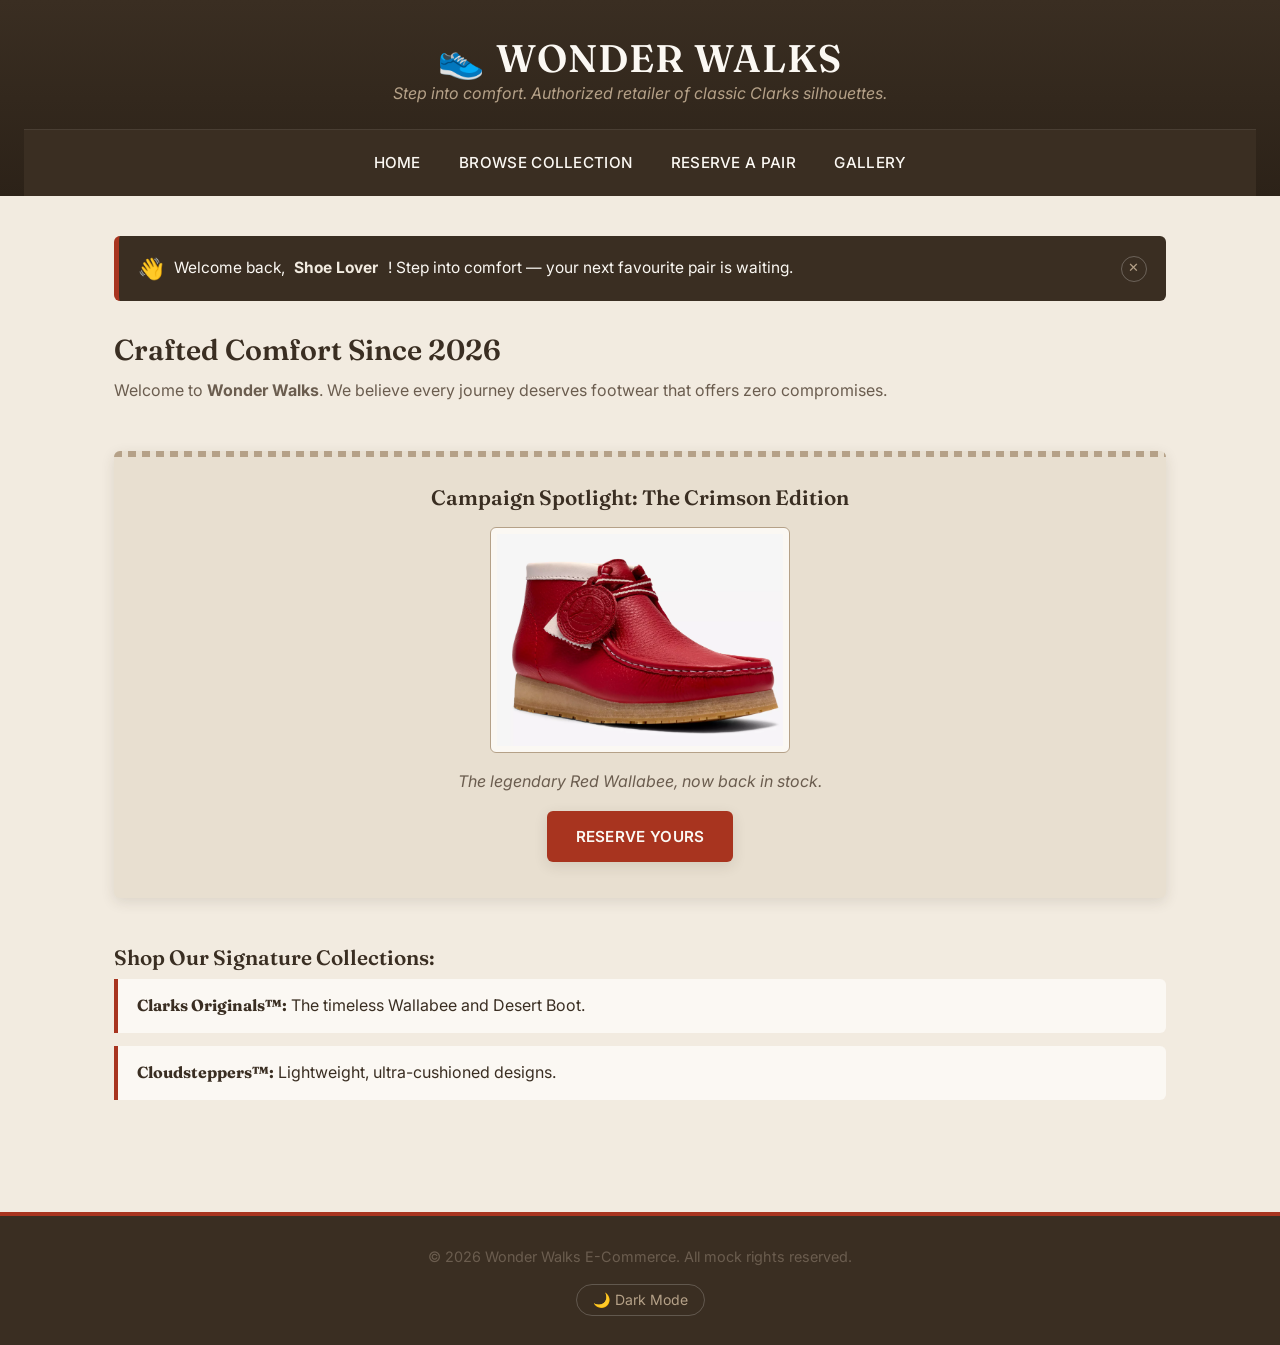
<file: index.html>
<!DOCTYPE html>
<html lang="en">
<head>
    <meta charset="UTF-8">
    <meta name="viewport" content="width=device-width, initial-scale=1.0">
    <title>Wonder Walks | Premium Clarks Footwear</title>
    <link rel="stylesheet" href="csslab.css">
</head>
<body>
    <header>
        <h1>👟 WONDER WALKS</h1>
        <p><em>Step into comfort. Authorized retailer of classic Clarks silhouettes.</em></p>

        <nav>
            <a href="index.html">Home</a>
            <a href="shop.html">Browse Collection</a>
            <a href="order.html">Reserve a Pair</a>
            <a href="gallery.html">Gallery</a>
        </nav>
    </header>

    <main>
        <!-- JS inserts welcome banner directly before this element -->
        <section id="welcome-target">
            <h2>Crafted Comfort Since 2026</h2>
            <p>Welcome to <strong>Wonder Walks</strong>. We believe every journey deserves footwear that offers zero compromises.</p>
        </section>

        <section class="hero-spotlight">
            <h3>Campaign Spotlight: The Crimson Edition</h3>
            <img src="wallabe/red.png" alt="Clarks Wallabee Red Edition" width="300">
            <p><em>The legendary Red Wallabee, now back in stock.</em></p>
            <a href="order.html" class="btn">Reserve Yours</a>
        </section>

        <section>
            <h3>Shop Our Signature Collections:</h3>
            <ul class="collections-list">
                <li><strong>Clarks Originals&trade;:</strong> The timeless Wallabee and Desert Boot.</li>
                <li><strong>Cloudsteppers&trade;:</strong> Lightweight, ultra-cushioned designs.</li>
            </ul>
        </section>
    </main>

    <footer>
        <p>&copy; 2026 Wonder Walks E-Commerce. All mock rights reserved.</p>
        <!-- JS appends dark mode toggle button here -->
    </footer>

    <script src="main.js"></script>
</body>
</html>
</file>
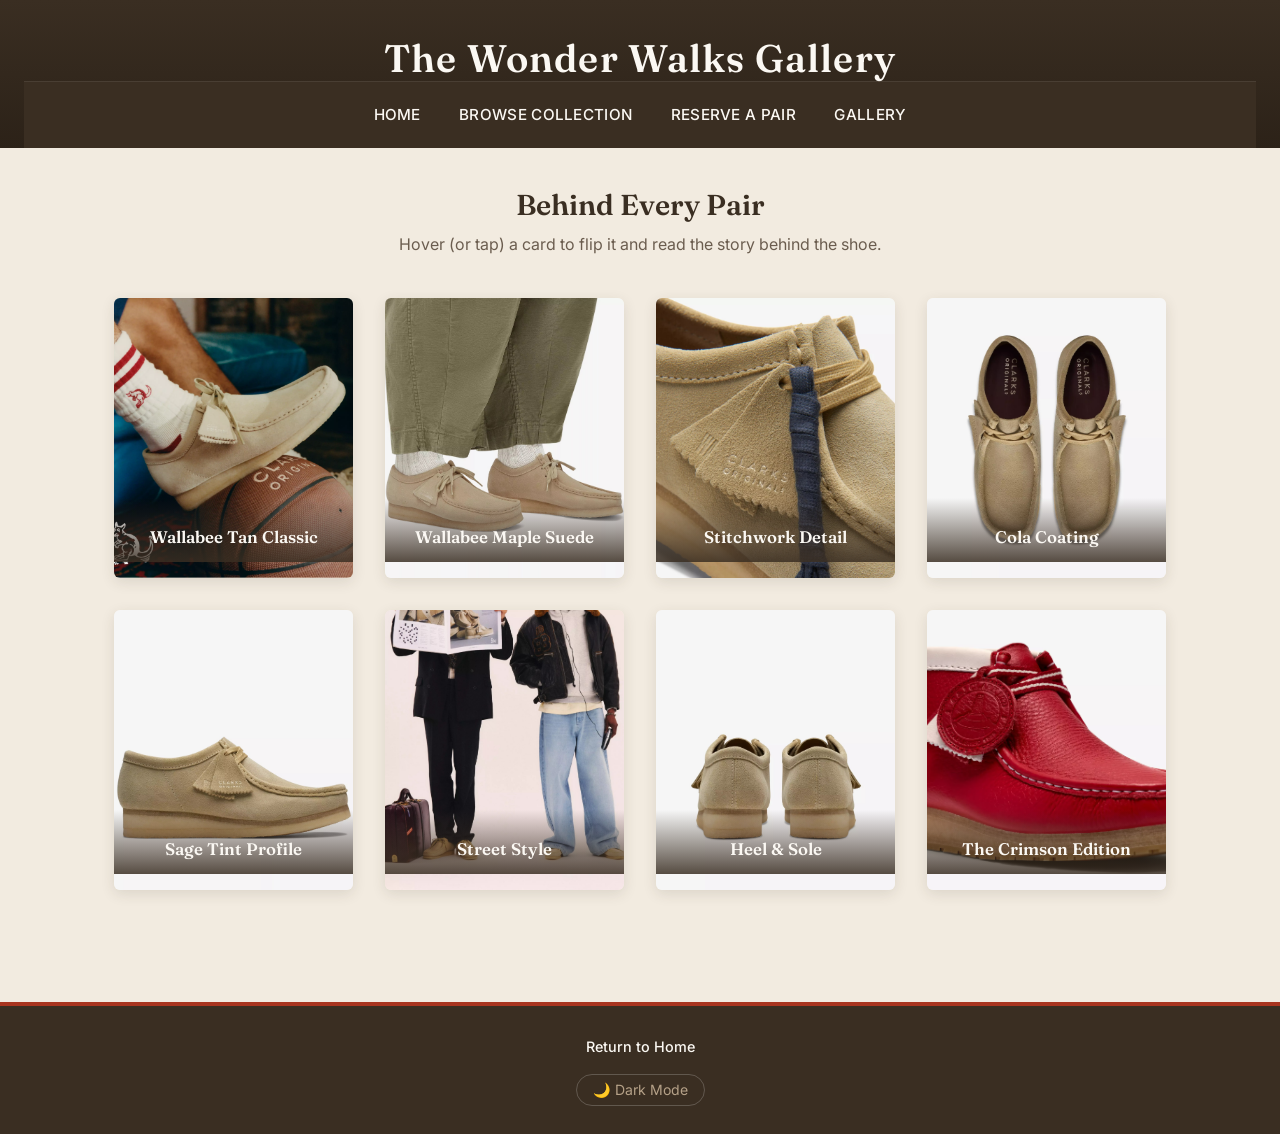
<file: gallery.html>
<!DOCTYPE html>
<html lang="en">
<head>
    <meta charset="UTF-8">
    <meta name="viewport" content="width=device-width, initial-scale=1.0">
    <title>Gallery | Wonder Walks</title>
    <link rel="stylesheet" href="csslab.css">
</head>
<body>
    <header>
        <h1>The Wonder Walks Gallery</h1>
        <nav>
            <a href="index.html">Home</a>
            <a href="shop.html">Browse Collection</a>
            <a href="order.html">Reserve a Pair</a>
            <a href="gallery.html">Gallery</a>
        </nav>
    </header>

    <main>
        <section class="gallery-intro">
            <h2>Behind Every Pair</h2>
            <p>Hover (or tap) a card to flip it and read the story behind the shoe.</p>
        </section>

        <section class="flip-grid">

            <div class="flip-card" tabindex="0">
                <div class="flip-card-inner">
                    <div class="flip-card-front">
                        <img src="wallabe/1.png" alt="Wallabee Tan Classic on foot">
                        <p class="flip-label">Wallabee Tan Classic</p>
                    </div>
                    <div class="flip-card-back">
                        <h4>Tan Classic</h4>
                        <p>The original moc-toe silhouette in premium suede, worn the way it was meant to be: laced loose, soles scuffed.</p>
                    </div>
                </div>
            </div>

            <div class="flip-card" tabindex="0">
                <div class="flip-card-inner">
                    <div class="flip-card-front">
                        <img src="wallabe/2.jpeg" alt="Wallabee Maple Suede on foot with trousers">
                        <p class="flip-label">Wallabee Maple Suede</p>
                    </div>
                    <div class="flip-card-back">
                        <h4>Maple Suede</h4>
                        <p>A warmer tan tone that pairs effortlessly with both tailored trousers and relaxed cotton.</p>
                    </div>
                </div>
            </div>

            <div class="flip-card" tabindex="0">
                <div class="flip-card-inner">
                    <div class="flip-card-front">
                        <img src="wallabe/3.jpeg" alt="Close-up of suede stitching and lace tag">
                        <p class="flip-label">Stitchwork Detail</p>
                    </div>
                    <div class="flip-card-back">
                        <h4>Stitchwork Detail</h4>
                        <p>Hand-stitched moc seams and the signature kiltie tag &mdash; the details that separate Originals from imitations.</p>
                    </div>
                </div>
            </div>

            <div class="flip-card" tabindex="0">
                <div class="flip-card-inner">
                    <div class="flip-card-front">
                        <img src="wallabe/4.jpeg" alt="Top-down view of a Wallabee pair">
                        <p class="flip-label">Cola Coating</p>
                    </div>
                    <div class="flip-card-back">
                        <h4>Cola Coating</h4>
                        <p>Viewed from above: a deep, rich suede finish with the crepe sole peeking out at the edge.</p>
                    </div>
                </div>
            </div>

            <div class="flip-card" tabindex="0">
                <div class="flip-card-inner">
                    <div class="flip-card-front">
                        <img src="wallabe/5.jpeg" alt="Side profile of a Sage Tint Wallabee">
                        <p class="flip-label">Sage Tint Profile</p>
                    </div>
                    <div class="flip-card-back">
                        <h4>Sage Tint Profile</h4>
                        <p>The full side silhouette: low-slung crepe wedge sole and the classic two-eyelet lace.</p>
                    </div>
                </div>
            </div>

            <div class="flip-card" tabindex="0">
                <div class="flip-card-inner">
                    <div class="flip-card-front">
                        <img src="wallabe/6.jpeg" alt="Lifestyle shot of two people wearing Wallabees">
                        <p class="flip-label">Street Style</p>
                    </div>
                    <div class="flip-card-back">
                        <h4>Street Style</h4>
                        <p>From tailored suits to wide denim, the Wallabee silhouette moves between wardrobes without missing a step.</p>
                    </div>
                </div>
            </div>

            <div class="flip-card" tabindex="0">
                <div class="flip-card-inner">
                    <div class="flip-card-front">
                        <img src="wallabe/7.jpeg" alt="Heel view of a pair of Wallabees">
                        <p class="flip-label">Heel &amp; Sole</p>
                    </div>
                    <div class="flip-card-back">
                        <h4>Heel &amp; Sole</h4>
                        <p>The crepe wedge sole, graduated in tone, built for all-day comfort with zero break-in period.</p>
                    </div>
                </div>
            </div>

            <div class="flip-card" tabindex="0">
                <div class="flip-card-inner">
                    <div class="flip-card-front">
                        <img src="wallabe/red.png" alt="Crimson Edition Wallabee boot">
                        <p class="flip-label">The Crimson Edition</p>
                    </div>
                    <div class="flip-card-back">
                        <h4>The Crimson Edition</h4>
                        <p>Our most requested colorway: full-grain crimson leather on the classic moc-toe boot last.</p>
                    </div>
                </div>
            </div>

        </section>
    </main>

    <footer>
        <p><a href="index.html">Return to Home</a></p>
        <!-- JS appends dark mode toggle button here -->
    </footer>

    <script src="main.js"></script>
</body>
</html>
</file>
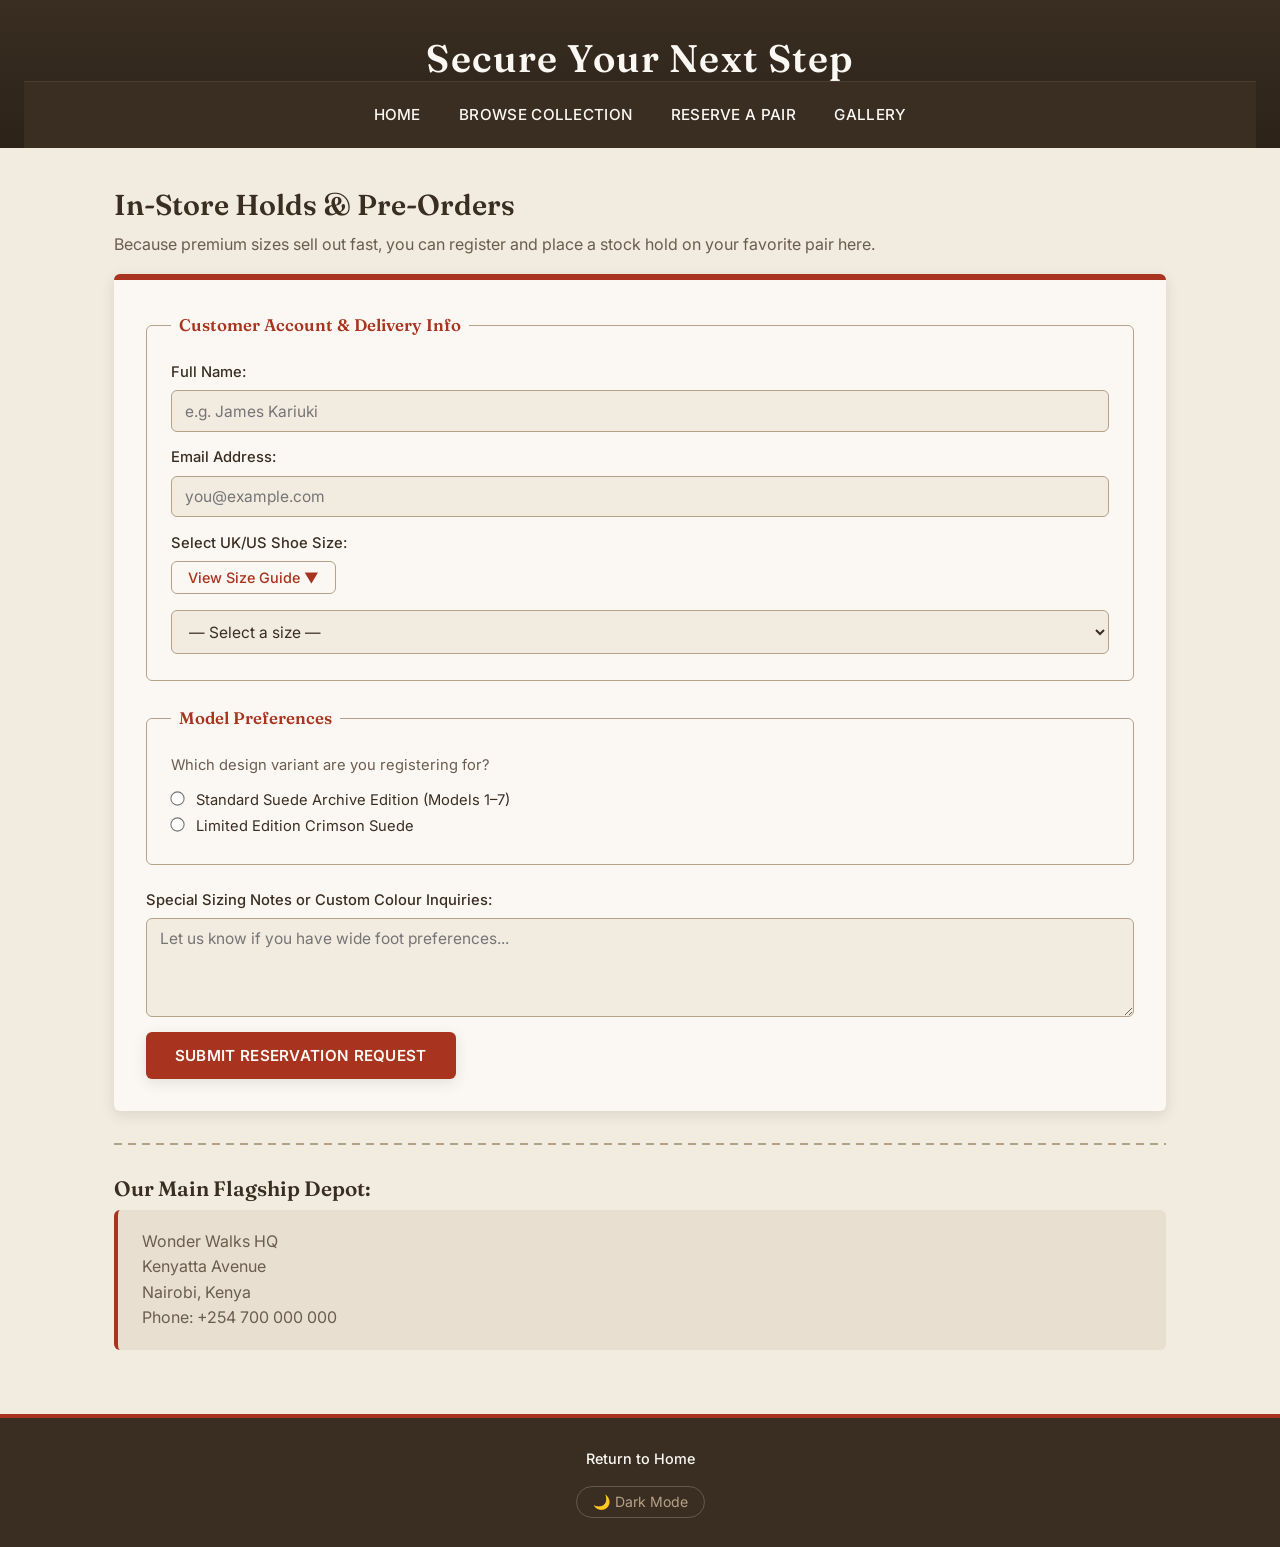
<file: order.html>
<!DOCTYPE html>
<html lang="en">
<head>
    <meta charset="UTF-8">
    <meta name="viewport" content="width=device-width, initial-scale=1.0">
    <title>Reserve a Pair | Wonder Walks</title>
    <link rel="stylesheet" href="csslab.css">
</head>
<body>
    <header>
        <h1>Secure Your Next Step</h1>
        <nav>
            <a href="index.html">Home</a>
            <a href="shop.html">Browse Collection</a>
            <a href="order.html">Reserve a Pair</a>
            <a href="gallery.html">Gallery</a>
        </nav>
    </header>

    <main>
        <h2>In-Store Holds &amp; Pre-Orders</h2>
        <p>Because premium sizes sell out fast, you can register and place a stock hold on your favorite pair here.</p>

        <!-- Wrapper div so JS can replace the form with the confirmation card -->
        <div id="form-container">
            <form id="reservation-form" action="#" method="post" class="form-card" novalidate>

                <fieldset>
                    <legend>Customer Account &amp; Delivery Info</legend>

                    <label for="username">Full Name:</label>
                    <input type="text" id="username" name="username" placeholder="e.g. James Kariuki" required>

                    <label for="useremail">Email Address:</label>
                    <input type="email" id="useremail" name="useremail" placeholder="you@example.com" required>

                    <label for="shoesize">Select UK/US Shoe Size:</label>
                    <button type="button" id="size-guide-btn">View Size Guide ▼</button>

                    <!-- Size guide panel — toggled by JS -->
                    <div id="size-guide-panel" class="sg-hidden">
                        <table>
                            <thead>
                                <tr>
                                    <th>UK</th>
                                    <th>US&nbsp;Men</th>
                                    <th>US&nbsp;Women</th>
                                    <th>EU</th>
                                    <th>CM</th>
                                </tr>
                            </thead>
                            <tbody>
                                <tr><td>6</td><td>7</td><td>8.5</td><td>39</td><td>24.5</td></tr>
                                <tr><td>7</td><td>8</td><td>9.5</td><td>41</td><td>25.5</td></tr>
                                <tr><td>8</td><td>9</td><td>10.5</td><td>42</td><td>26.5</td></tr>
                                <tr><td>9</td><td>10</td><td>11.5</td><td>43</td><td>27.5</td></tr>
                                <tr><td>10</td><td>11</td><td>12.5</td><td>44</td><td>28.5</td></tr>
                                <tr><td>11</td><td>12</td><td>13.5</td><td>46</td><td>29.5</td></tr>
                            </tbody>
                        </table>
                    </div>

                    <select id="shoesize" name="shoesize">
                        <option value="">— Select a size —</option>
                        <option value="size6">UK 6 / US 7</option>
                        <option value="size7">UK 7 / US 8</option>
                        <option value="size8">UK 8 / US 9</option>
                        <option value="size9">UK 9 / US 10</option>
                        <option value="size10">UK 10 / US 11</option>
                        <option value="size11">UK 11 / US 12</option>
                    </select>
                </fieldset>

                <!-- id used by JS to attach radio-group error -->
                <fieldset id="model-fieldset">
                    <legend>Model Preferences</legend>
                    <p>Which design variant are you registering for?</p>

                    <input type="radio" id="orig" name="line" value="originals">
                    <label for="orig">Standard Suede Archive Edition (Models 1–7)</label><br>

                    <input type="radio" id="redvariant" name="line" value="red">
                    <label for="redvariant">Limited Edition Crimson Suede</label>
                </fieldset>

                <label for="specialnotes">Special Sizing Notes or Custom Colour Inquiries:</label>
                <textarea id="specialnotes" name="specialnotes" rows="4"
                    placeholder="Let us know if you have wide foot preferences..."></textarea>

                <br>
                <input type="submit" value="Submit Reservation Request">
            </form>
        </div>

        <hr>

        <h3>Our Main Flagship Depot:</h3>
        <address>
            Wonder Walks HQ<br>
            Kenyatta Avenue<br>
            Nairobi, Kenya<br>
            Phone: +254 700 000 000
        </address>
    </main>

    <footer>
        <p><a href="index.html">Return to Home</a></p>
        <!-- JS appends dark mode toggle button here -->
    </footer>

    <script src="main.js"></script>
</body>
</html>
</file>
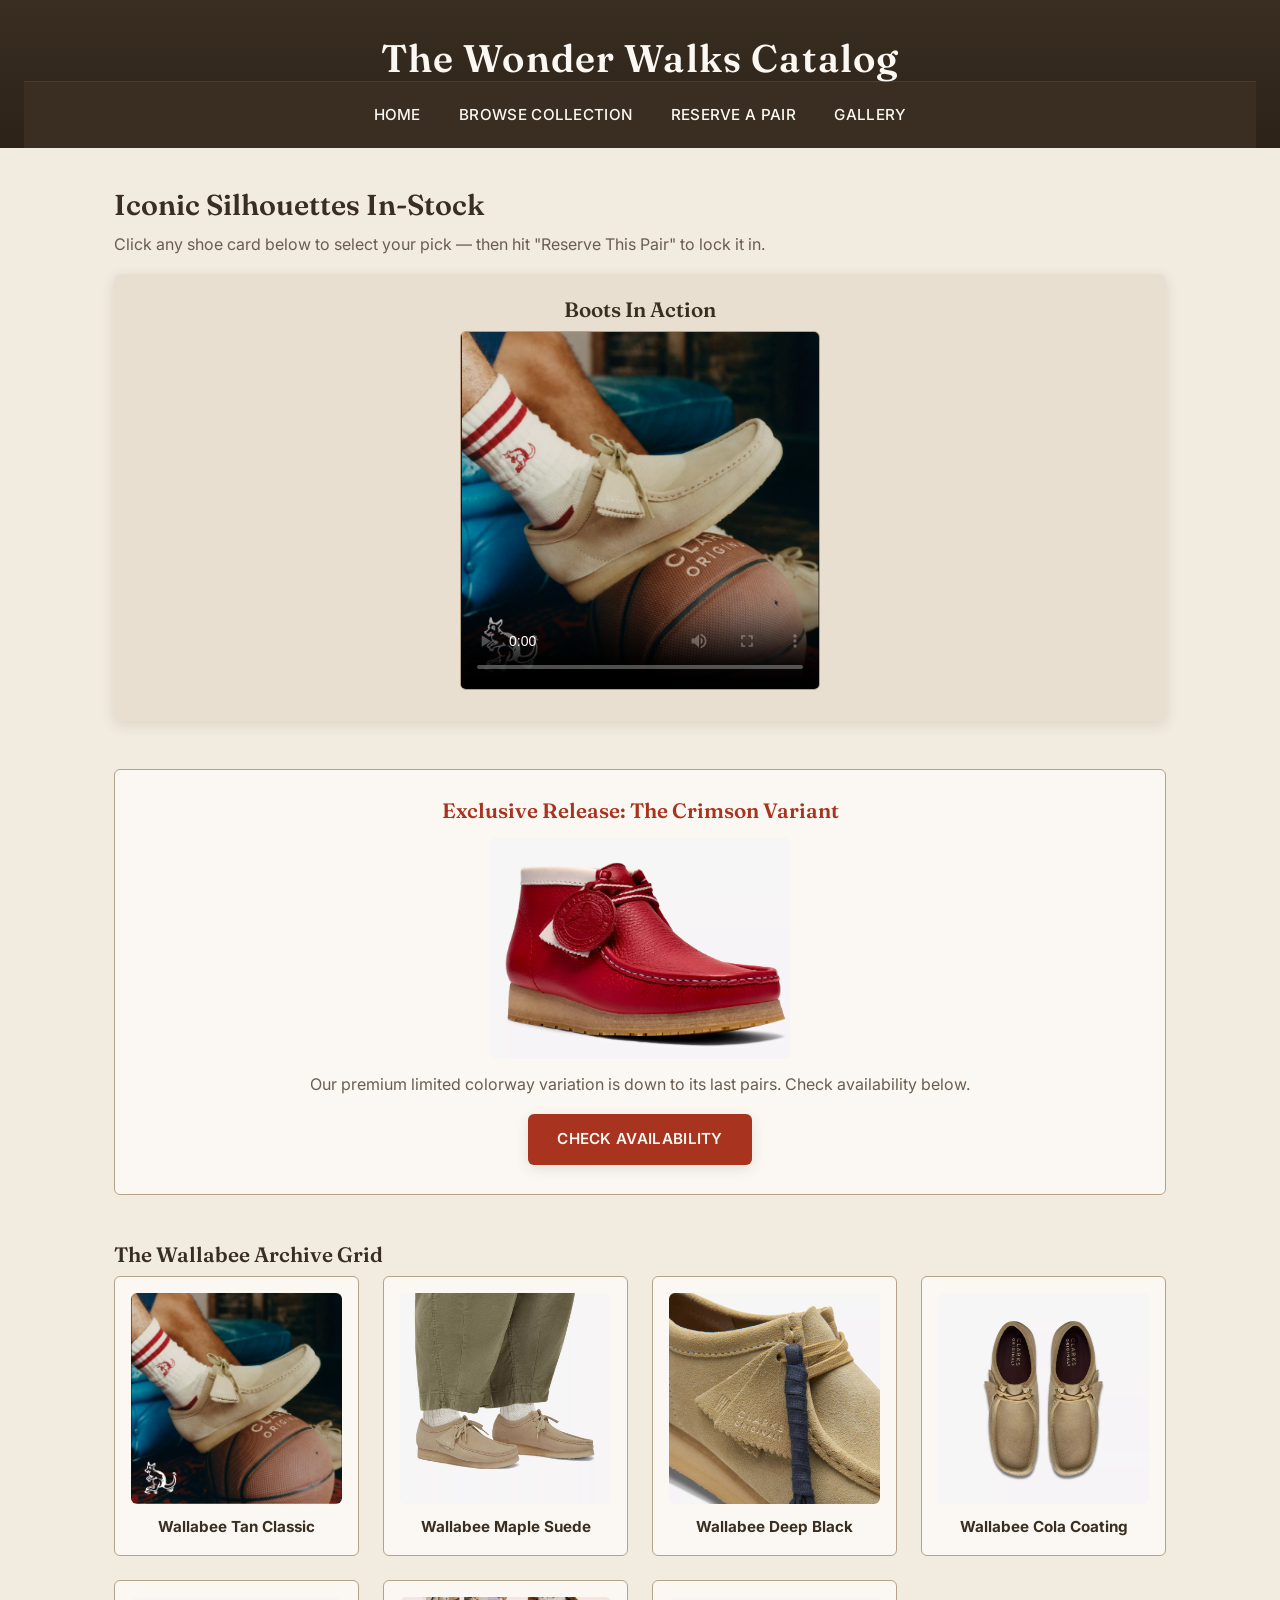
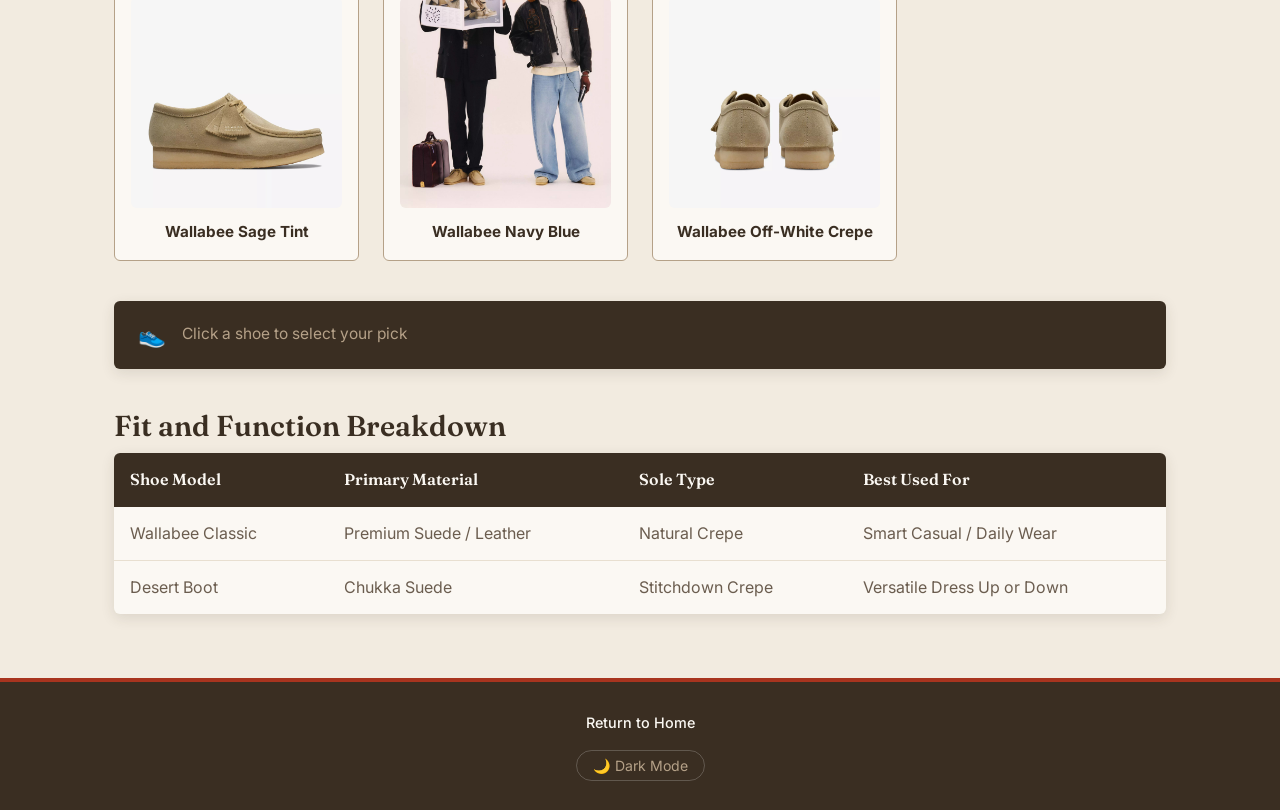
<file: shop.html>
<!DOCTYPE html>
<html lang="en">
<head>
    <meta charset="UTF-8">
    <meta name="viewport" content="width=device-width, initial-scale=1.0">
    <title>Browse Collection | Wonder Walks</title>
    <link rel="stylesheet" href="csslab.css">
</head>
<body>
    <header>
        <h1>The Wonder Walks Catalog</h1>
        <nav>
            <a href="index.html">Home</a>
            <a href="shop.html">Browse Collection</a>
            <a href="order.html">Reserve a Pair</a>
            <a href="gallery.html">Gallery</a>
        </nav>
    </header>

    <main>
        <h2>Iconic Silhouettes In-Stock</h2>
        <p>Click any shoe card below to select your pick — then hit "Reserve This Pair" to lock it in.</p>

        <!-- Showcase Video Section -->
        <section class="video-card">
            <h3>Boots In Action</h3>
            <video width="360" controls poster="wallabe/1.png">
                <source src="boots.mp4" type="video/mp4">
                Your browser does not support the video tag.
            </video>
        </section>

        <!-- Red Edition Hero Accent -->
        <section class="campaign-banner">
            <h3>Exclusive Release: The Crimson Variant</h3>
            <img src="wallabe/red.png" alt="Clarks Wallabee Red Edition" width="300">
            <p>Our premium limited colorway variation is down to its last pairs. Check availability below.</p>
            <a href="order.html" class="btn">Check Availability</a>
        </section>

        <h3>The Wallabee Archive Grid</h3>
        <!-- JS adds .card-selected, .selected-badge, and the #pick-bar after this div -->
        <div class="product-grid">
            <div class="product-card">
                <img src="wallabe/1.png" alt="Wallabee Model 1">
                <p><strong>Wallabee Tan Classic</strong></p>
            </div>
            <div class="product-card">
                <img src="wallabe/2.jpeg" alt="Wallabee Model 2">
                <p><strong>Wallabee Maple Suede</strong></p>
            </div>
            <div class="product-card">
                <img src="wallabe/3.jpeg" alt="Wallabee Model 3">
                <p><strong>Wallabee Deep Black</strong></p>
            </div>
            <div class="product-card">
                <img src="wallabe/4.jpeg" alt="Wallabee Model 4">
                <p><strong>Wallabee Cola Coating</strong></p>
            </div>
            <div class="product-card">
                <img src="wallabe/5.jpeg" alt="Wallabee Model 5">
                <p><strong>Wallabee Sage Tint</strong></p>
            </div>
            <div class="product-card">
                <img src="wallabe/6.jpeg" alt="Wallabee Model 6">
                <p><strong>Wallabee Navy Blue</strong></p>
            </div>
            <div class="product-card">
                <img src="wallabe/7.jpeg" alt="Wallabee Model 7">
                <p><strong>Wallabee Off-White Crepe</strong></p>
            </div>
        </div>

        <h2>Fit and Function Breakdown</h2>
        <table>
            <thead>
                <tr>
                    <th>Shoe Model</th>
                    <th>Primary Material</th>
                    <th>Sole Type</th>
                    <th>Best Used For</th>
                </tr>
            </thead>
            <tbody>
                <tr>
                    <td>Wallabee Classic</td>
                    <td>Premium Suede / Leather</td>
                    <td>Natural Crepe</td>
                    <td>Smart Casual / Daily Wear</td>
                </tr>
                <tr>
                    <td>Desert Boot</td>
                    <td>Chukka Suede</td>
                    <td>Stitchdown Crepe</td>
                    <td>Versatile Dress Up or Down</td>
                </tr>
            </tbody>
        </table>
    </main>

    <footer>
        <p><a href="index.html">Return to Home</a></p>
        <!-- JS appends dark mode toggle button here -->
    </footer>

    <script src="main.js"></script>
</body>
</html>
</file>
<file: csslab.css>
/* ==========================================================================
   WONDER WALKS — csslab.css
   Single external stylesheet for all pages (index, shop, order, gallery)
   Design language: heritage suede footwear catalog.
   Stitched-dash motif throughout echoes the moc-stitch seam on a Wallabee.
   ========================================================================== */

/* ---------- Google Font import ---------- */
@import url('https://fonts.googleapis.com/css2?family=Fraunces:opsz,wght@9..144,400;9..144,600;9..144,700&family=Inter:wght@400;500;600&display=swap');

/* ---------- Design tokens ---------- */
:root {
  --cream:      #F2EBE0;   /* page background, suede-cream */
  --espresso:   #3A2E22;   /* headers, dark text */
  --tan:        #B5A188;   /* accent / borders */
  --card:       #E8DFD0;   /* card backgrounds */
  --brown:      #6B5D4F;   /* secondary text */
  --crimson:    #A8341F;   /* campaign accent / CTAs */
  --crimson-dark: #832717;
  --cream-white:#FBF8F3;

  --font-display: "Fraunces", Georgia, serif;
  --font-body: "Inter", -apple-system, sans-serif;

  --radius: 6px;
  --shadow-soft: 0 4px 14px rgba(58, 46, 34, 0.12);
  --shadow-lift: 0 10px 24px rgba(58, 46, 34, 0.18);

  --stitch: repeating-linear-gradient(
    to right,
    var(--tan) 0px,
    var(--tan) 8px,
    transparent 8px,
    transparent 14px
  );
}

/* ---------- Reset & base ---------- */
* {
  margin: 0;
  padding: 0;
  box-sizing: border-box;
}

html {
  scroll-behavior: smooth;
}

body {
  font-family: var(--font-body);
  background-color: var(--cream);
  color: var(--espresso);
  line-height: 1.6;
  font-size: 16px;
}

img {
  max-width: 100%;
  display: block;
}

a {
  color: var(--crimson);
  text-decoration: none;
  transition: color 0.2s ease;
}

a:hover {
  color: var(--crimson-dark);
}

h1, h2, h3 {
  font-family: var(--font-display);
  color: var(--espresso);
  line-height: 1.2;
  font-weight: 600;
}

h1 { font-size: 2.4rem; }
h2 { font-size: 1.8rem; margin-bottom: 0.6rem; }
h3 { font-size: 1.3rem; margin-bottom: 0.5rem; }

p { margin-bottom: 1rem; color: var(--brown); }

ul { list-style: none; }

hr {
  border: none;
  height: 2px;
  background: var(--stitch);
  margin: 2rem 0;
}

/* ---------- Layout shell ---------- */
main {
  max-width: 1100px;
  margin: 0 auto;
  padding: 2.5rem 1.5rem 4rem;
}

section {
  margin-bottom: 3rem;
}

/* ---------- Header ---------- */
header {
  background: linear-gradient(180deg, var(--espresso) 0%, #2c2218 100%);
  color: var(--cream-white);
  text-align: center;
  padding: 2.2rem 1.5rem 0;
}

header h1 {
  color: var(--cream-white);
  letter-spacing: 0.03em;
}

header p {
  color: var(--tan);
  font-style: italic;
  margin-bottom: 1.4rem;
}

/* ---------- Navbar (Flexbox) ---------- */
nav {
  display: flex;
  justify-content: center;
  align-items: center;
  flex-wrap: wrap;
  gap: 0.5rem 2rem;
  background-color: var(--espresso);
  border-top: 1px solid rgba(255,255,255,0.08);
  padding: 0.9rem 1.5rem;
}

nav a {
  color: var(--cream-white);
  font-family: var(--font-body);
  font-weight: 500;
  font-size: 0.95rem;
  letter-spacing: 0.02em;
  text-transform: uppercase;
  padding: 0.4rem 0.2rem;
  position: relative;
}

nav a::after {
  content: "";
  position: absolute;
  left: 0;
  bottom: -4px;
  width: 0%;
  height: 2px;
  background-color: var(--crimson);
  transition: width 0.25s ease;
}

nav a:hover {
  color: var(--cream);
}

nav a:hover::after {
  width: 100%;
}

/* hide the literal " | " separators left in the markup */
nav {
  font-size: 0;
}
nav a {
  font-size: 0.95rem;
}

/* ---------- Footer ---------- */
footer {
  background-color: var(--espresso);
  color: var(--tan);
  text-align: center;
  padding: 1.8rem 1.5rem;
  font-size: 0.9rem;
  border-top: 4px solid var(--crimson);
}

footer a {
  color: var(--cream-white);
  font-weight: 500;
}

footer a:hover {
  color: var(--crimson);
}

/* ==========================================================================
   HOME PAGE
   ========================================================================== */

.hero-spotlight {
  text-align: center;
  background-color: var(--card);
  border-radius: var(--radius);
  padding: 2.2rem 1.5rem;
  box-shadow: var(--shadow-soft);
  position: relative;
  overflow: hidden;
}

.hero-spotlight::before {
  content: "";
  position: absolute;
  top: 0; left: 0; right: 0;
  height: 6px;
  background: var(--stitch);
}

.hero-spotlight img {
  margin: 1rem auto;
  border-radius: var(--radius);
  border: 1px solid var(--tan);
  padding: 6px;
  background: var(--cream-white);
  transition: transform 0.35s ease, box-shadow 0.35s ease;
}

.hero-spotlight img:hover {
  transform: scale(1.04) rotate(-1deg);
  box-shadow: var(--shadow-lift);
}

.collections-list li {
  background-color: var(--cream-white);
  border-left: 4px solid var(--crimson);
  padding: 0.9rem 1.2rem;
  margin-bottom: 0.8rem;
  border-radius: 0 var(--radius) var(--radius) 0;
  transition: transform 0.2s ease, box-shadow 0.2s ease;
}

.collections-list li:hover {
  transform: translateX(6px);
  box-shadow: var(--shadow-soft);
}

.collections-list strong {
  color: var(--espresso);
  font-family: var(--font-display);
}

/* ==========================================================================
   BUTTONS
   ========================================================================== */

.btn,
input[type="submit"] {
  display: inline-block;
  font-family: var(--font-body);
  font-weight: 600;
  font-size: 0.95rem;
  letter-spacing: 0.02em;
  text-transform: uppercase;
  color: var(--cream-white);
  background-color: var(--crimson);
  border: none;
  border-radius: var(--radius);
  padding: 0.85rem 1.8rem;
  cursor: pointer;
  transition: background-color 0.2s ease, transform 0.15s ease, box-shadow 0.2s ease;
  box-shadow: var(--shadow-soft);
}

.btn:hover,
input[type="submit"]:hover {
  background-color: var(--crimson-dark);
  transform: translateY(-2px);
  box-shadow: var(--shadow-lift);
}

.btn:active,
input[type="submit"]:active {
  transform: translateY(0);
}

.btn-outline {
  background-color: transparent;
  border: 2px solid var(--crimson);
  color: var(--crimson);
}

.btn-outline:hover {
  background-color: var(--crimson);
  color: var(--cream-white);
}

/* ==========================================================================
   SHOP PAGE
   ========================================================================== */

.video-card {
  background-color: var(--card);
  border-radius: var(--radius);
  padding: 1.5rem;
  text-align: center;
  box-shadow: var(--shadow-soft);
}

.video-card video {
  margin: 0 auto;
  border-radius: var(--radius);
  border: 1px solid var(--tan);
}

.campaign-banner {
  background-color: var(--cream-white);
  border: 1px solid var(--tan);
  border-radius: var(--radius);
  padding: 1.8rem 1.5rem;
  text-align: center;
  position: relative;
}

.campaign-banner img {
  margin: 0.8rem auto;
  border-radius: var(--radius);
  transition: transform 0.3s ease;
}

.campaign-banner img:hover {
  transform: scale(1.03);
}

.campaign-banner h3 {
  color: var(--crimson);
}

/* Product grid */
.product-grid {
  display: grid;
  grid-template-columns: repeat(auto-fill, minmax(220px, 1fr));
  gap: 1.5rem;
  margin-bottom: 2.5rem;
}

.product-card {
  background-color: var(--cream-white);
  border: 1px solid var(--tan);
  border-radius: var(--radius);
  padding: 1rem;
  text-align: center;
  transition: transform 0.25s ease, box-shadow 0.25s ease;
}

.product-card:hover {
  transform: translateY(-6px);
  box-shadow: var(--shadow-lift);
  border-color: var(--crimson);
}

.product-card img {
  border-radius: var(--radius);
  margin-bottom: 0.7rem;
  aspect-ratio: 1 / 1;
  object-fit: cover;
}

.product-card p {
  color: var(--espresso);
  margin-bottom: 0;
  font-size: 0.95rem;
}

/* Table */
table {
  width: 100%;
  border-collapse: collapse;
  background-color: var(--cream-white);
  border-radius: var(--radius);
  overflow: hidden;
  box-shadow: var(--shadow-soft);
}

thead {
  background-color: var(--espresso);
}

th {
  color: var(--cream-white);
  font-family: var(--font-display);
  font-weight: 600;
  text-align: left;
  padding: 0.9rem 1rem;
}

td {
  padding: 0.85rem 1rem;
  border-bottom: 1px solid var(--card);
  color: var(--brown);
}

tbody tr:hover {
  background-color: var(--card);
}

tbody tr:last-child td {
  border-bottom: none;
}

/* ==========================================================================
   ORDER / FORM PAGE
   ========================================================================== */

.form-card {
  background-color: var(--cream-white);
  border-radius: var(--radius);
  padding: 2rem;
  box-shadow: var(--shadow-soft);
  border-top: 6px solid var(--crimson);
}

fieldset {
  border: 1px solid var(--tan);
  border-radius: var(--radius);
  padding: 1.4rem 1.5rem 1.6rem;
  margin-bottom: 1.5rem;
}

legend {
  font-family: var(--font-display);
  font-weight: 600;
  color: var(--crimson);
  padding: 0 0.5rem;
  font-size: 1.05rem;
}

label {
  display: block;
  font-weight: 500;
  color: var(--espresso);
  margin-bottom: 0.35rem;
  margin-top: 0.9rem;
  font-size: 0.92rem;
}

fieldset > label:first-of-type {
  margin-top: 0;
}

input[type="text"],
input[type="email"],
select,
textarea {
  width: 100%;
  font-family: var(--font-body);
  font-size: 0.97rem;
  color: var(--espresso);
  background-color: var(--cream);
  border: 1px solid var(--tan);
  border-radius: var(--radius);
  padding: 0.65rem 0.8rem;
  transition: border-color 0.2s ease, box-shadow 0.2s ease;
}

input[type="text"]:focus,
input[type="email"]:focus,
select:focus,
textarea:focus {
  outline: none;
  border-color: var(--crimson);
  box-shadow: 0 0 0 3px rgba(168, 52, 31, 0.15);
}

textarea {
  resize: vertical;
  min-height: 90px;
}

/* Radio group styling */
fieldset p {
  margin-top: 0;
  margin-bottom: 0.6rem;
  color: var(--brown);
  font-size: 0.92rem;
}

input[type="radio"] {
  accent-color: var(--crimson);
  margin-right: 0.5rem;
  transform: scale(1.1);
}

fieldset label[for="orig"],
fieldset label[for="redvariant"] {
  display: inline;
  font-weight: 400;
  margin-top: 0;
}

form > input[type="submit"] {
  margin-top: 0.5rem;
}

address {
  background-color: var(--card);
  border-radius: var(--radius);
  padding: 1.2rem 1.5rem;
  font-style: normal;
  color: var(--brown);
  border-left: 4px solid var(--crimson);
}

/* ==========================================================================
   GALLERY PAGE — Flip Cards
   ========================================================================== */

.gallery-intro {
  text-align: center;
  max-width: 620px;
  margin: 0 auto 2.5rem;
}

.flip-grid {
  display: grid;
  grid-template-columns: repeat(auto-fill, minmax(230px, 1fr));
  gap: 2rem;
}

.flip-card {
  perspective: 1200px;
  height: 280px;
}

.flip-card-inner {
  position: relative;
  width: 100%;
  height: 100%;
  transition: transform 0.6s cubic-bezier(0.4, 0.2, 0.2, 1);
  transform-style: preserve-3d;
}

.flip-card:hover .flip-card-inner,
.flip-card:focus-within .flip-card-inner {
  transform: rotateY(180deg);
}

.flip-card-front,
.flip-card-back {
  position: absolute;
  inset: 0;
  width: 100%;
  height: 100%;
  backface-visibility: hidden;
  border-radius: var(--radius);
  overflow: hidden;
  box-shadow: var(--shadow-soft);
}

.flip-card-front img {
  width: 100%;
  height: 100%;
  object-fit: cover;
}

.flip-card-front .flip-label {
  position: absolute;
  bottom: 0;
  left: 0;
  right: 0;
  background: linear-gradient(180deg, transparent, rgba(58,46,34,0.85));
  color: var(--cream-white);
  padding: 1.6rem 1rem 0.7rem;
  font-family: var(--font-display);
  font-weight: 600;
  font-size: 1.05rem;
  text-align: center;
}

.flip-card-back {
  background-color: var(--espresso);
  color: var(--cream-white);
  transform: rotateY(180deg);
  display: flex;
  flex-direction: column;
  align-items: center;
  justify-content: center;
  text-align: center;
  padding: 1.5rem;
  border: 2px solid var(--crimson);
}

.flip-card-back h4 {
  font-family: var(--font-display);
  color: var(--cream-white);
  margin-bottom: 0.5rem;
  font-size: 1.1rem;
}

.flip-card-back p {
  color: var(--tan);
  font-size: 0.88rem;
  margin-bottom: 0;
}

/* ==========================================================================
   RESPONSIVE DESIGN
   ========================================================================== */

@media (max-width: 700px) {
  h1 { font-size: 1.8rem; }
  h2 { font-size: 1.4rem; }

  nav {
    gap: 0.3rem 1rem;
    padding: 0.8rem 1rem;
  }

  main {
    padding: 1.8rem 1rem 3rem;
  }

  .form-card {
    padding: 1.3rem;
  }

  .flip-card {
    height: 240px;
  }
}

@media (max-width: 420px) {
  nav a {
    font-size: 0.82rem;
  }
}

/* Respect reduced-motion preferences */
@media (prefers-reduced-motion: reduce) {
  * {
    transition: none !important;
    animation: none !important;
  }
}

/* ==========================================================================
   JAVASCRIPT-DRIVEN STYLES  (main.js additions)
   ========================================================================== */

/* ---------- 1. Welcome Banner ---------- */

#welcome-banner {
  display: flex;
  align-items: center;
  gap: 0.6rem;
  background-color: var(--espresso);
  color: var(--cream-white);
  border-left: 5px solid var(--crimson);
  border-radius: var(--radius);
  padding: 1rem 1.2rem;
  margin-bottom: 2rem;
  font-size: 0.97rem;
  animation: slideDown 0.4s ease;
}

#welcome-banner strong {
  color: var(--cream);
}

.welcome-wave {
  font-size: 1.3rem;
  flex-shrink: 0;
}

.welcome-dismiss {
  margin-left: auto;
  background: none;
  border: 1px solid rgba(255,255,255,0.25);
  color: var(--tan);
  border-radius: 50%;
  width: 26px;
  height: 26px;
  cursor: pointer;
  font-size: 0.8rem;
  line-height: 1;
  flex-shrink: 0;
  transition: background-color 0.15s ease, color 0.15s ease;
}

.welcome-dismiss:hover {
  background-color: var(--crimson);
  color: var(--cream-white);
  border-color: var(--crimson);
}

@keyframes slideDown {
  from { opacity: 0; transform: translateY(-12px); }
  to   { opacity: 1; transform: translateY(0); }
}

/* ---------- 2. Form Validation ---------- */

.input-error {
  border-color: #c0392b !important;
  box-shadow: 0 0 0 3px rgba(192, 57, 43, 0.18) !important;
}

.field-error {
  color: #c0392b;
  font-size: 0.85rem;
  margin-top: 0.3rem;
  margin-bottom: 0.2rem;
  display: flex;
  align-items: flex-start;
  gap: 0.3rem;
}

/* Fieldset-level error (for radio group) */
fieldset.input-error {
  border-color: #c0392b !important;
}

/* ---------- Confirmation Card ---------- */

#confirmation-card {
  background-color: var(--cream-white);
  border-top: 6px solid #2e7d32;
  border-radius: var(--radius);
  padding: 2.5rem 2rem;
  text-align: center;
  box-shadow: var(--shadow-lift);
  animation: slideDown 0.45s ease;
}

.confirm-icon {
  font-size: 3rem;
  margin-bottom: 0.8rem;
}

#confirmation-card h2 {
  margin-bottom: 0.8rem;
}

#confirmation-card p {
  max-width: 480px;
  margin: 0 auto 0.7rem;
}

#confirmation-card .btn {
  margin-top: 1.2rem;
}

/* ---------- 3. Size Guide ---------- */

#size-guide-btn {
  display: inline-block;
  background: none;
  border: 1px solid var(--tan);
  border-radius: var(--radius);
  color: var(--crimson);
  font-family: var(--font-body);
  font-size: 0.9rem;
  font-weight: 500;
  padding: 0.45rem 1rem;
  cursor: pointer;
  margin-bottom: 1rem;
  transition: background-color 0.2s ease, border-color 0.2s ease;
}

#size-guide-btn:hover {
  background-color: var(--card);
  border-color: var(--crimson);
}

#size-guide-panel {
  overflow: hidden;
  transition: max-height 0.35s ease, opacity 0.3s ease;
  max-height: 500px;
  opacity: 1;
}

#size-guide-panel.sg-hidden {
  max-height: 0;
  opacity: 0;
}

#size-guide-panel table {
  margin-bottom: 1rem;
  font-size: 0.9rem;
}

#size-guide-panel th {
  font-size: 0.85rem;
  padding: 0.6rem 0.8rem;
}

#size-guide-panel td {
  padding: 0.55rem 0.8rem;
  text-align: center;
}

/* ---------- 4. Product Card Selector ---------- */

.card-selected {
  border-color: var(--crimson) !important;
  box-shadow: 0 0 0 3px rgba(168, 52, 31, 0.25), var(--shadow-lift) !important;
  transform: translateY(-8px) !important;
}

.selected-badge {
  display: inline-block;
  background-color: var(--crimson);
  color: var(--cream-white);
  font-size: 0.78rem;
  font-weight: 600;
  padding: 0.25rem 0.65rem;
  border-radius: 20px;
  margin-top: 0.5rem;
  letter-spacing: 0.02em;
}

#pick-bar {
  display: flex;
  align-items: center;
  gap: 1rem;
  flex-wrap: wrap;
  background-color: var(--espresso);
  color: var(--cream-white);
  border-radius: var(--radius);
  padding: 1rem 1.5rem;
  margin-bottom: 2.5rem;
  box-shadow: var(--shadow-soft);
  transition: all 0.3s ease;
}

#pick-icon {
  font-size: 1.4rem;
  flex-shrink: 0;
}

#pick-text {
  flex: 1;
  font-size: 0.97rem;
  color: var(--tan);
}

#pick-text strong {
  color: var(--cream-white);
}

#pick-cta {
  font-size: 0.88rem;
  padding: 0.55rem 1.2rem;
}

/* ---------- 5. Dark Mode ---------- */

body.dark-mode {
  --cream:        #1A1614;
  --cream-white:  #231F1C;
  --card:         #2C2723;
  --espresso:     #F2EBE0;
  --brown:        #C4B8A8;
  --tan:          #8A7A6A;
}

body.dark-mode header {
  background: linear-gradient(180deg, #0D0B09 0%, #141210 100%);
}

body.dark-mode nav {
  background-color: #0D0B09;
}

body.dark-mode footer {
  background-color: #0D0B09;
}

body.dark-mode .hero-spotlight,
body.dark-mode .campaign-banner,
body.dark-mode .video-card,
body.dark-mode .form-card,
body.dark-mode .flip-card-back,
body.dark-mode table {
  background-color: var(--cream-white);
}

body.dark-mode th {
  background-color: #0D0B09;
  color: var(--cream);
}

body.dark-mode thead {
  background-color: #0D0B09;
}

body.dark-mode #welcome-banner {
  background-color: #0D0B09;
}

body.dark-mode #confirmation-card {
  background-color: var(--cream-white);
}

body.dark-mode .product-card,
body.dark-mode .collections-list li {
  background-color: var(--card);
}

/* Dark mode toggle button (in footer) */
#dark-mode-toggle {
  display: block;
  margin: 1rem auto 0;
  background: none;
  border: 1px solid rgba(255,255,255,0.2);
  color: var(--tan);
  font-family: var(--font-body);
  font-size: 0.88rem;
  padding: 0.4rem 1rem;
  border-radius: 20px;
  cursor: pointer;
  transition: border-color 0.2s ease, color 0.2s ease, background-color 0.2s ease;
}

#dark-mode-toggle:hover {
  border-color: var(--crimson);
  color: var(--cream-white);
  background-color: rgba(168, 52, 31, 0.15);
}
</file>
